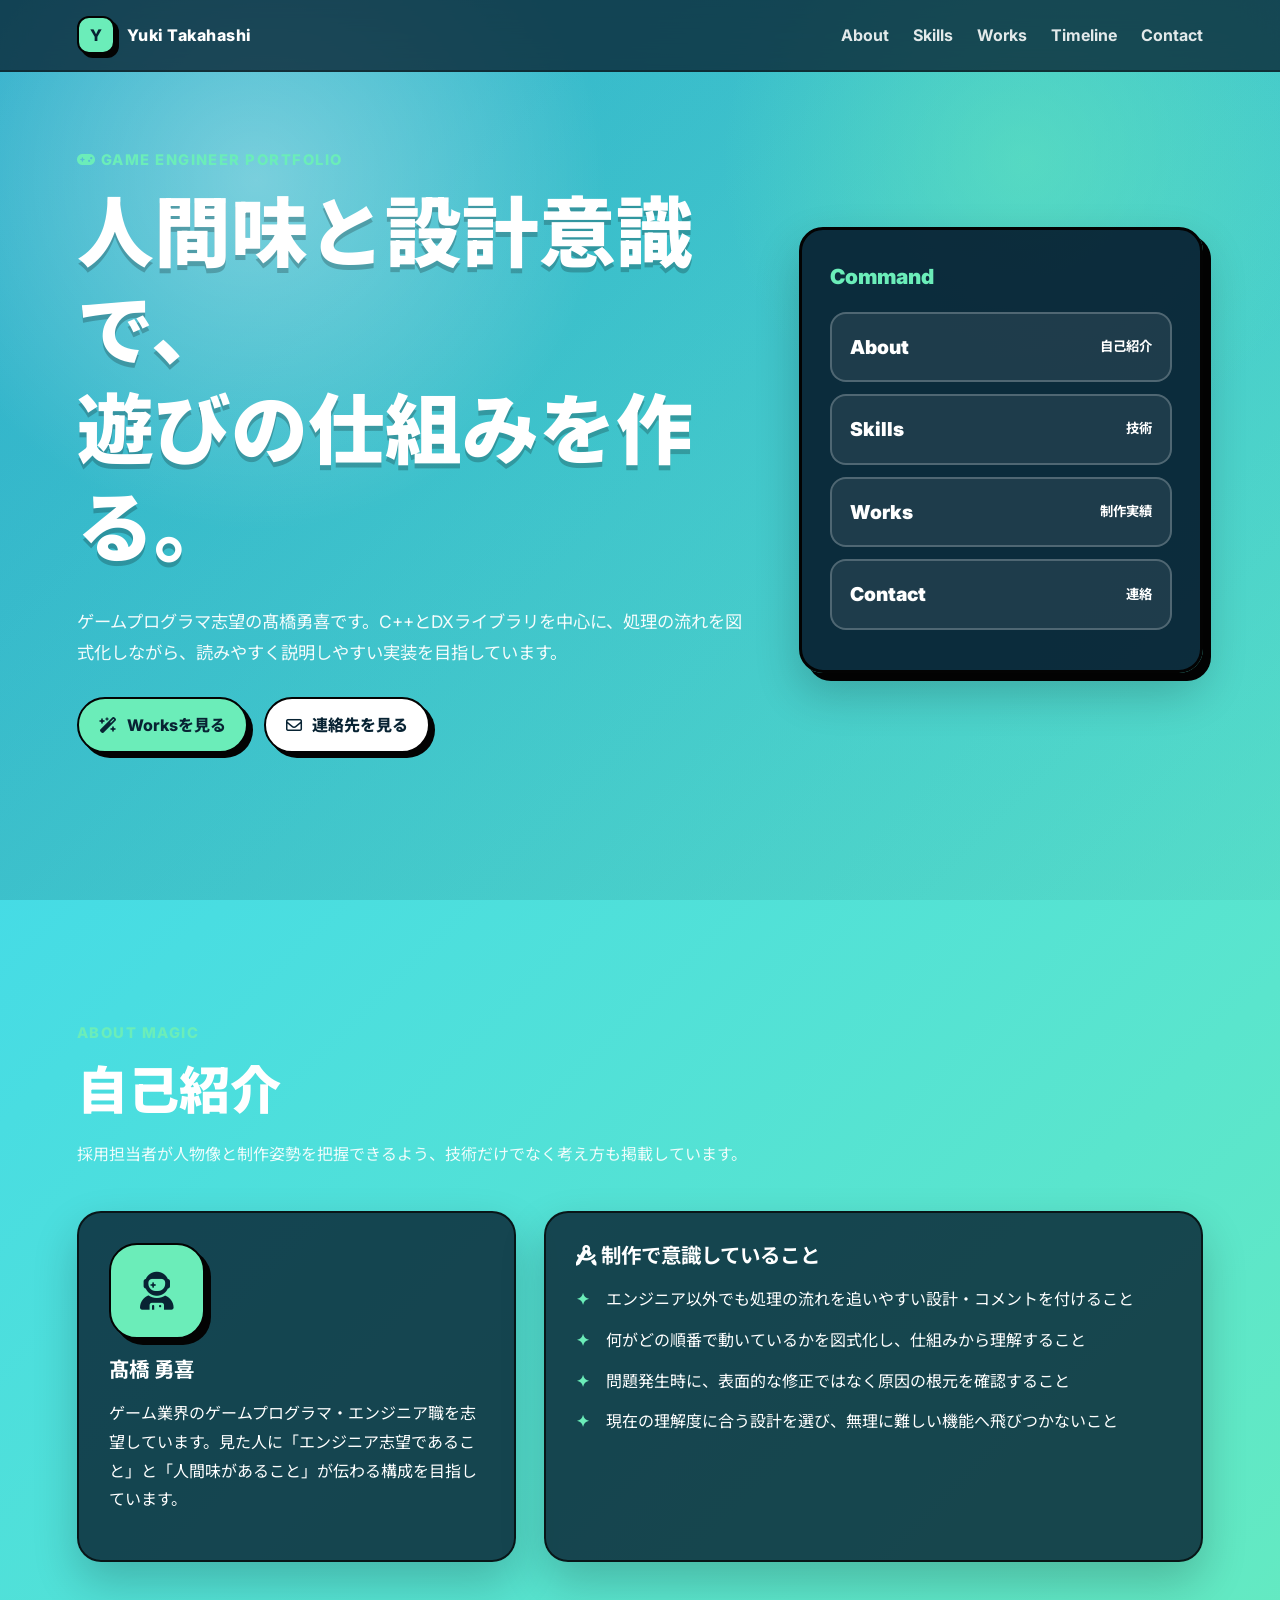
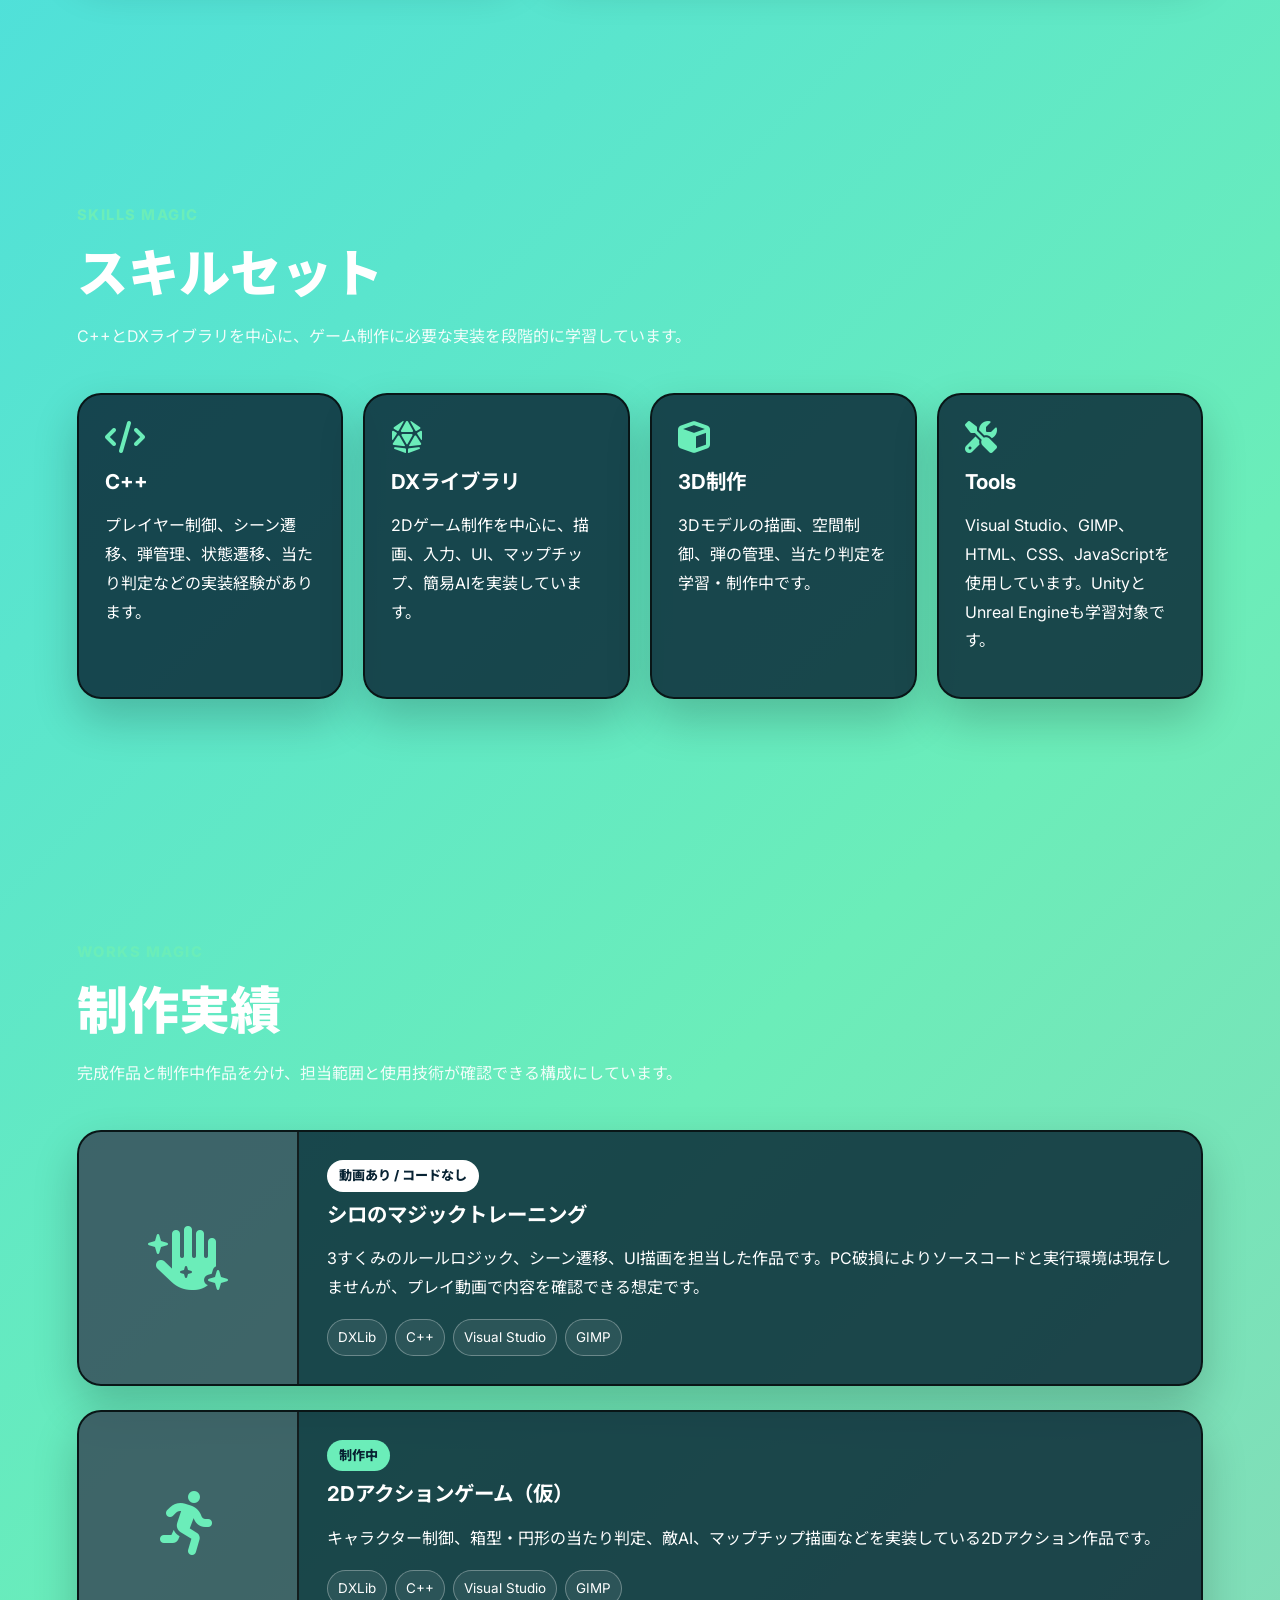
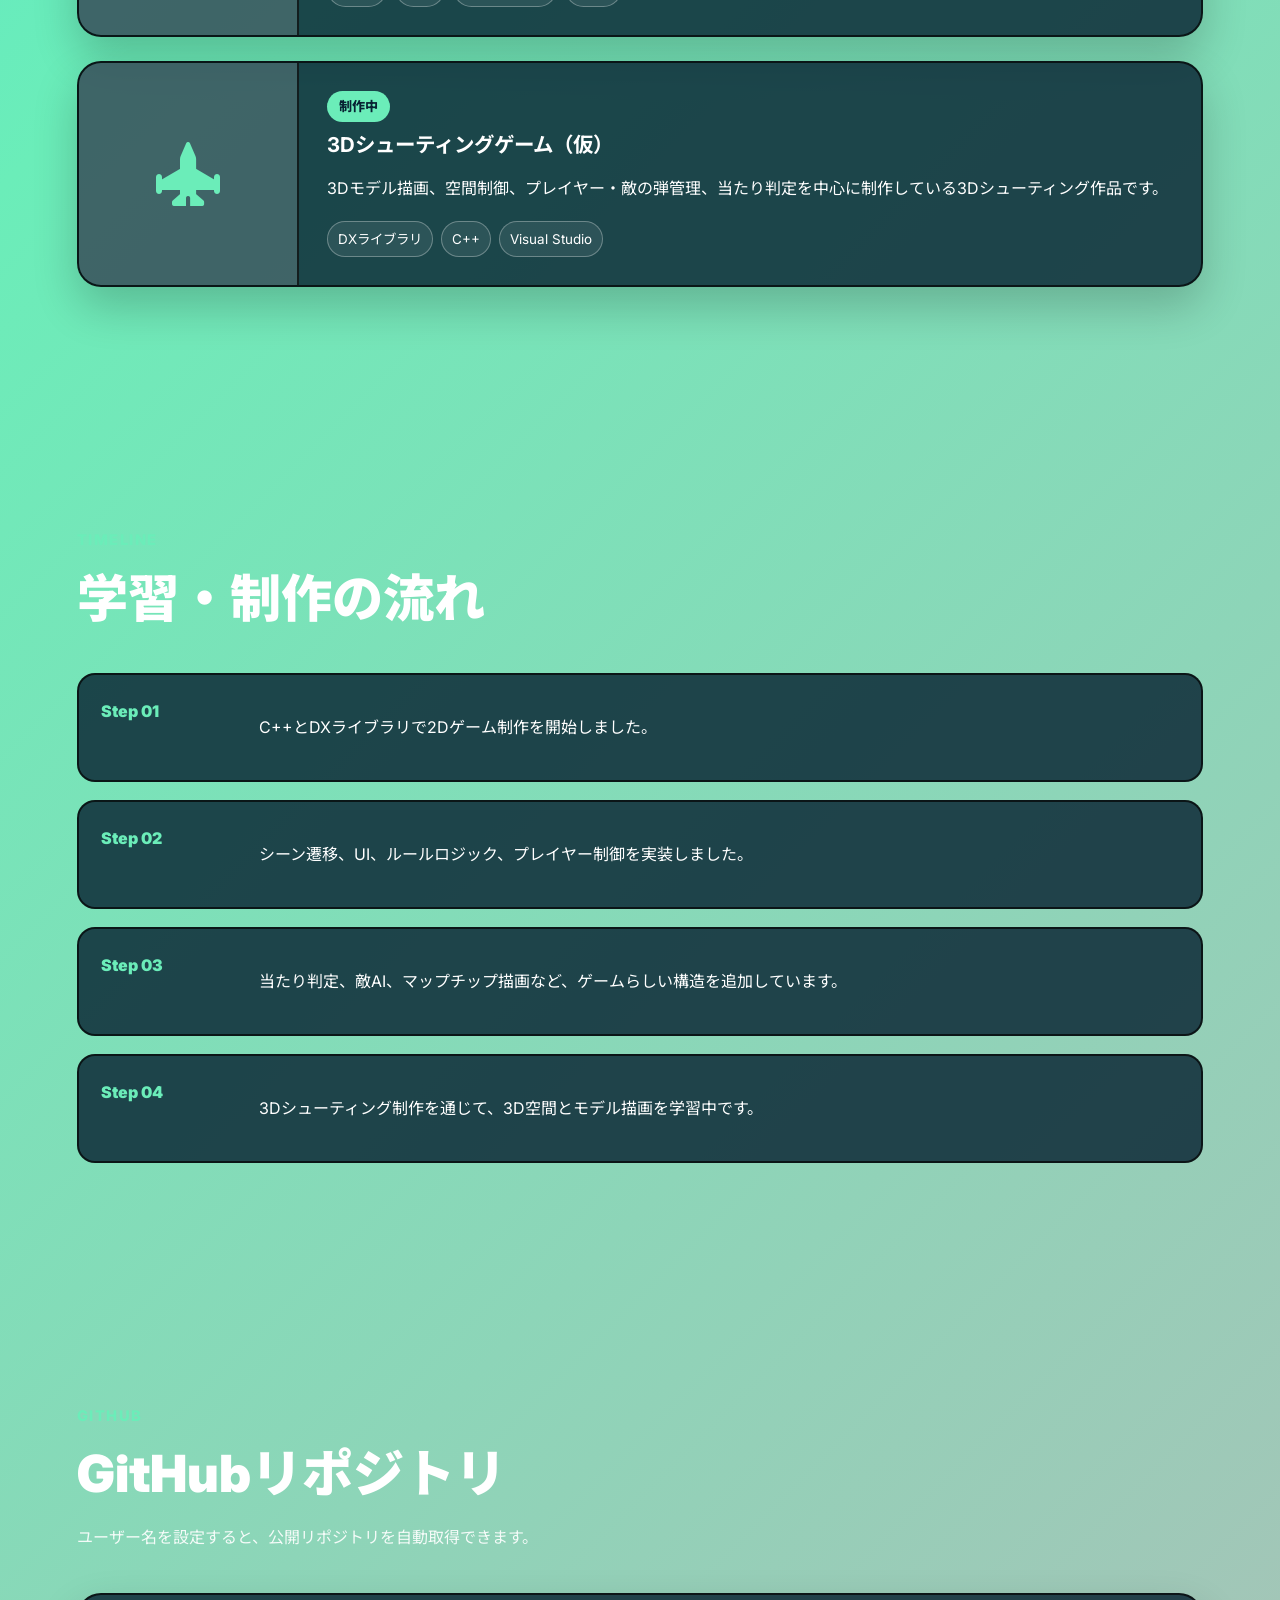
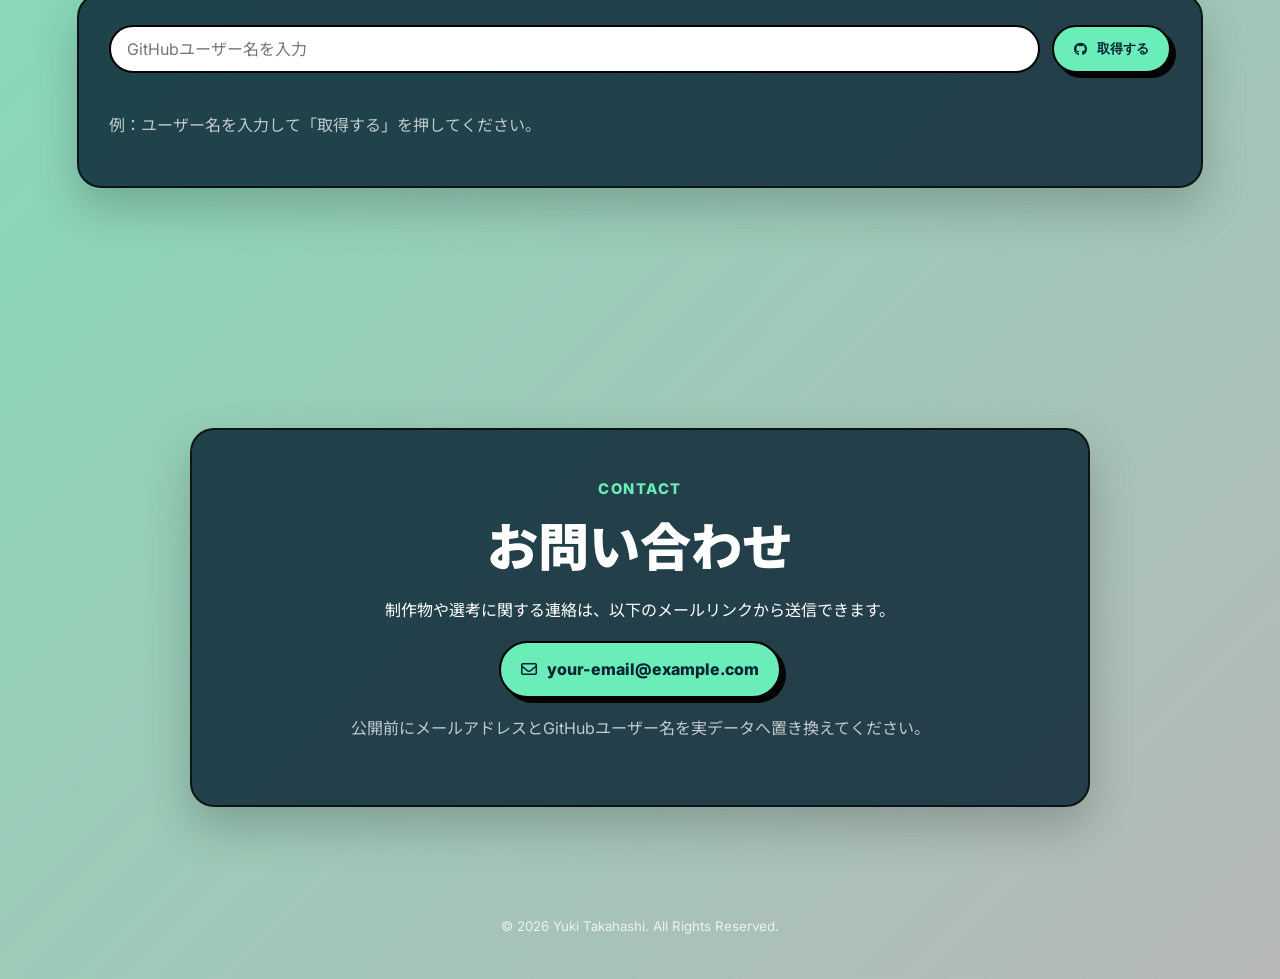
<file: AIMade_Takahashi_PortfolioSite/takahashi_portfolio_site/index.html>
<!DOCTYPE html>
<html lang="ja">
<head>
  <meta charset="UTF-8" />
  <meta name="viewport" content="width=device-width, initial-scale=1.0" />
  <title>髙橋 勇喜 | Game Engineer Portfolio</title>
  <meta name="description" content="ゲームプログラマ志望・髙橋勇喜のポートフォリオサイトです。C++、DXライブラリを中心とした制作実績、スキル、学習姿勢を掲載しています。" />
  <meta name="keywords" content="髙橋勇喜, ポートフォリオ, ゲームプログラマ, C++, DXライブラリ, Visual Studio, Unity, Unreal Engine" />
  <meta property="og:type" content="website" />
  <meta property="og:title" content="髙橋 勇喜 | Game Engineer Portfolio" />
  <meta property="og:description" content="人間味と設計意識を伝える、ゲームエンジニア志望の就活用ポートフォリオです。" />
  <meta property="og:url" content="https://takahashi_pf.jp/" />
  <meta property="og:image" content="https://takahashi_pf.jp/ogp.png" />
  <meta name="twitter:card" content="summary_large_image" />
  <link rel="preconnect" href="https://fonts.googleapis.com" />
  <link rel="preconnect" href="https://fonts.gstatic.com" crossorigin />
  <link href="https://fonts.googleapis.com/css2?family=Inter:wght@400;600;700;800&family=Noto+Sans+JP:wght@400;500;700;900&display=swap" rel="stylesheet" />
  <link rel="stylesheet" href="https://cdnjs.cloudflare.com/ajax/libs/font-awesome/6.5.2/css/all.min.css" />
  <link rel="stylesheet" href="style.css" />
</head>
<body>
  <header class="site-header" aria-label="固定ヘッダー">
    <a class="logo" href="#hero" aria-label="トップへ戻る">
      <span class="logo-mark">Y</span>
      <span class="logo-text">Yuki Takahashi</span>
    </a>
    <button class="nav-toggle" type="button" aria-label="メニューを開閉する" aria-expanded="false">
      <span></span><span></span><span></span>
    </button>
    <nav class="global-nav" aria-label="主要ナビゲーション">
      <a href="#about">About</a>
      <a href="#skills">Skills</a>
      <a href="#works">Works</a>
      <a href="#timeline">Timeline</a>
      <a href="#contact">Contact</a>
    </nav>
  </header>

  <main>
    <section id="hero" class="hero section">
      <div class="hero-bg" aria-hidden="true"></div>
      <div class="hero-content reveal">
        <p class="eyebrow"><i class="fa-solid fa-gamepad"></i> Game Engineer Portfolio</p>
        <h1>人間味と設計意識で、<br />遊びの仕組みを作る。</h1>
        <p class="hero-lead">ゲームプログラマ志望の髙橋勇喜です。C++とDXライブラリを中心に、処理の流れを図式化しながら、読みやすく説明しやすい実装を目指しています。</p>
        <div class="hero-actions">
          <a class="btn btn-primary" href="#works"><i class="fa-solid fa-wand-magic-sparkles"></i> Worksを見る</a>
          <a class="btn btn-secondary" href="#contact"><i class="fa-regular fa-envelope"></i> 連絡先を見る</a>
        </div>
      </div>

      <aside class="command-panel reveal" aria-label="RPG風コマンドメニュー">
        <div class="panel-title">Command</div>
        <a href="#about"><span>About</span><small>自己紹介</small></a>
        <a href="#skills"><span>Skills</span><small>技術</small></a>
        <a href="#works"><span>Works</span><small>制作実績</small></a>
        <a href="#contact"><span>Contact</span><small>連絡</small></a>
      </aside>
    </section>

    <section id="about" class="section about">
      <div class="section-heading reveal">
        <p class="eyebrow">About Magic</p>
        <h2>自己紹介</h2>
        <p>採用担当者が人物像と制作姿勢を把握できるよう、技術だけでなく考え方も掲載しています。</p>
      </div>
      <div class="about-grid">
        <article class="card profile-card reveal">
          <div class="avatar" aria-hidden="true"><i class="fa-solid fa-user-astronaut"></i></div>
          <h3>髙橋 勇喜</h3>
          <p>ゲーム業界のゲームプログラマ・エンジニア職を志望しています。見た人に「エンジニア志望であること」と「人間味があること」が伝わる構成を目指しています。</p>
        </article>
        <article class="card reveal">
          <h3><i class="fa-solid fa-compass-drafting"></i> 制作で意識していること</h3>
          <ul class="check-list">
            <li>エンジニア以外でも処理の流れを追いやすい設計・コメントを付けること</li>
            <li>何がどの順番で動いているかを図式化し、仕組みから理解すること</li>
            <li>問題発生時に、表面的な修正ではなく原因の根元を確認すること</li>
            <li>現在の理解度に合う設計を選び、無理に難しい機能へ飛びつかないこと</li>
          </ul>
        </article>
      </div>
    </section>

    <section id="skills" class="section skills">
      <div class="section-heading reveal">
        <p class="eyebrow">Skills Magic</p>
        <h2>スキルセット</h2>
        <p>C++とDXライブラリを中心に、ゲーム制作に必要な実装を段階的に学習しています。</p>
      </div>
      <div class="skill-grid">
        <article class="skill-card reveal">
          <i class="fa-solid fa-code"></i>
          <h3>C++</h3>
          <p>プレイヤー制御、シーン遷移、弾管理、状態遷移、当たり判定などの実装経験があります。</p>
        </article>
        <article class="skill-card reveal">
          <i class="fa-solid fa-dice-d20"></i>
          <h3>DXライブラリ</h3>
          <p>2Dゲーム制作を中心に、描画、入力、UI、マップチップ、簡易AIを実装しています。</p>
        </article>
        <article class="skill-card reveal">
          <i class="fa-solid fa-cube"></i>
          <h3>3D制作</h3>
          <p>3Dモデルの描画、空間制御、弾の管理、当たり判定を学習・制作中です。</p>
        </article>
        <article class="skill-card reveal">
          <i class="fa-solid fa-screwdriver-wrench"></i>
          <h3>Tools</h3>
          <p>Visual Studio、GIMP、HTML、CSS、JavaScriptを使用しています。UnityとUnreal Engineも学習対象です。</p>
        </article>
      </div>
    </section>

    <section id="works" class="section works">
      <div class="section-heading reveal">
        <p class="eyebrow">Works Magic</p>
        <h2>制作実績</h2>
        <p>完成作品と制作中作品を分け、担当範囲と使用技術が確認できる構成にしています。</p>
      </div>
      <div class="works-grid">
        <article class="work-card reveal">
          <div class="work-thumb"><i class="fa-solid fa-hand-sparkles"></i></div>
          <div class="work-body">
            <span class="status">動画あり / コードなし</span>
            <h3>シロのマジックトレーニング</h3>
            <p>3すくみのルールロジック、シーン遷移、UI描画を担当した作品です。PC破損によりソースコードと実行環境は現存しませんが、プレイ動画で内容を確認できる想定です。</p>
            <div class="tags"><span>DXLib</span><span>C++</span><span>Visual Studio</span><span>GIMP</span></div>
          </div>
        </article>
        <article class="work-card reveal">
          <div class="work-thumb"><i class="fa-solid fa-person-running"></i></div>
          <div class="work-body">
            <span class="status in-progress">制作中</span>
            <h3>2Dアクションゲーム（仮）</h3>
            <p>キャラクター制御、箱型・円形の当たり判定、敵AI、マップチップ描画などを実装している2Dアクション作品です。</p>
            <div class="tags"><span>DXLib</span><span>C++</span><span>Visual Studio</span><span>GIMP</span></div>
          </div>
        </article>
        <article class="work-card reveal">
          <div class="work-thumb"><i class="fa-solid fa-jet-fighter-up"></i></div>
          <div class="work-body">
            <span class="status in-progress">制作中</span>
            <h3>3Dシューティングゲーム（仮）</h3>
            <p>3Dモデル描画、空間制御、プレイヤー・敵の弾管理、当たり判定を中心に制作している3Dシューティング作品です。</p>
            <div class="tags"><span>DXライブラリ</span><span>C++</span><span>Visual Studio</span></div>
          </div>
        </article>
      </div>
    </section>

    <section id="timeline" class="section timeline-section">
      <div class="section-heading reveal">
        <p class="eyebrow">Timeline</p>
        <h2>学習・制作の流れ</h2>
      </div>
      <div class="timeline reveal">
        <div class="timeline-item"><span>Step 01</span><p>C++とDXライブラリで2Dゲーム制作を開始しました。</p></div>
        <div class="timeline-item"><span>Step 02</span><p>シーン遷移、UI、ルールロジック、プレイヤー制御を実装しました。</p></div>
        <div class="timeline-item"><span>Step 03</span><p>当たり判定、敵AI、マップチップ描画など、ゲームらしい構造を追加しています。</p></div>
        <div class="timeline-item"><span>Step 04</span><p>3Dシューティング制作を通じて、3D空間とモデル描画を学習中です。</p></div>
      </div>
    </section>

    <section id="github" class="section github-section">
      <div class="section-heading reveal">
        <p class="eyebrow">GitHub</p>
        <h2>GitHubリポジトリ</h2>
        <p>ユーザー名を設定すると、公開リポジトリを自動取得できます。</p>
      </div>
      <div class="github-box card reveal">
        <div class="github-controls">
          <input id="githubUser" type="text" value="" placeholder="GitHubユーザー名を入力" aria-label="GitHubユーザー名" />
          <button class="btn btn-primary" id="loadRepos" type="button"><i class="fa-brands fa-github"></i> 取得する</button>
        </div>
        <div id="repoList" class="repo-list" aria-live="polite">
          <p class="muted">例：ユーザー名を入力して「取得する」を押してください。</p>
        </div>
      </div>
    </section>

    <section id="contact" class="section contact">
      <div class="contact-card reveal">
        <p class="eyebrow">Contact</p>
        <h2>お問い合わせ</h2>
        <p>制作物や選考に関する連絡は、以下のメールリンクから送信できます。</p>
        <a class="btn btn-primary" href="mailto:your-email@example.com?subject=%E3%83%9D%E3%83%BC%E3%83%88%E3%83%95%E3%82%A9%E3%83%AA%E3%82%AA%E3%82%92%E6%8B%9D%E8%A6%8B%E3%81%97%E3%81%BE%E3%81%97%E3%81%9F"><i class="fa-regular fa-envelope"></i> your-email@example.com</a>
        <p class="note">公開前にメールアドレスとGitHubユーザー名を実データへ置き換えてください。</p>
      </div>
    </section>
  </main>

  <footer class="site-footer">
    <small>&copy; 2026 Yuki Takahashi. All Rights Reserved.</small>
  </footer>

  <script src="script.js"></script>
</body>
</html>
</file>
<file: AIMade_Takahashi_PortfolioSite/takahashi_portfolio_site/style.css>
:root {
  --main: #38D5F5;
  --sub: #6BEDB9;
  --text: #FFFFFF;
  --light-bg: #B6B8B7;
  --line: #030303;
  --dark: #082333;
  --panel: rgba(8, 35, 51, 0.82);
  --panel-strong: rgba(8, 35, 51, 0.94);
  --shadow: 0 20px 45px rgba(3, 3, 3, 0.20);
  --radius: 24px;
}
* { box-sizing: border-box; }
html { scroll-behavior: smooth; }
body {
  margin: 0;
  font-family: "Inter", "Noto Sans JP", sans-serif;
  color: var(--text);
  background: linear-gradient(135deg, #38D5F5 0%, #6BEDB9 48%, #B6B8B7 100%);
  line-height: 1.8;
}
a { color: inherit; text-decoration: none; }
img { max-width: 100%; }
.site-header {
  position: fixed;
  top: 0;
  left: 0;
  z-index: 1000;
  width: 100%;
  height: 72px;
  display: flex;
  align-items: center;
  justify-content: space-between;
  padding: 0 6vw;
  background: rgba(8, 35, 51, 0.78);
  backdrop-filter: blur(16px);
  border-bottom: 2px solid rgba(3, 3, 3, 0.35);
}
.logo { display: flex; align-items: center; gap: 12px; font-weight: 800; letter-spacing: 0.03em; }
.logo-mark {
  width: 38px;
  height: 38px;
  display: grid;
  place-items: center;
  color: var(--dark);
  background: var(--sub);
  border: 2px solid var(--line);
  border-radius: 12px;
  box-shadow: 4px 4px 0 var(--line);
}
.global-nav { display: flex; gap: 24px; font-weight: 700; }
.global-nav a { opacity: 0.88; transition: 0.2s ease; }
.global-nav a:hover { color: var(--sub); opacity: 1; transform: translateY(-2px); }
.nav-toggle { display: none; background: none; border: 0; width: 42px; height: 42px; }
.nav-toggle span { display: block; width: 28px; height: 3px; margin: 6px auto; background: var(--text); border-radius: 999px; }
.section { padding: 120px 6vw; }
.hero { min-height: 100vh; display: grid; grid-template-columns: 1.25fr 0.75fr; gap: 48px; align-items: center; position: relative; overflow: hidden; }
.hero-bg {
  position: absolute;
  inset: 0;
  background:
    radial-gradient(circle at 20% 20%, rgba(255,255,255,0.34), transparent 28%),
    radial-gradient(circle at 80% 18%, rgba(107,237,185,0.48), transparent 24%),
    linear-gradient(135deg, rgba(8,35,51,0.22), rgba(8,35,51,0.04));
  pointer-events: none;
}
.hero-content, .command-panel { position: relative; z-index: 1; }
.eyebrow { margin: 0 0 12px; font-size: 0.92rem; font-weight: 800; letter-spacing: 0.1em; text-transform: uppercase; color: var(--sub); }
h1, h2, h3 { margin: 0; line-height: 1.28; }
h1 { font-size: clamp(2.8rem, 6vw, 5.8rem); font-weight: 900; text-shadow: 0 5px 0 rgba(3,3,3,0.22); }
h2 { font-size: clamp(2rem, 4vw, 3.2rem); font-weight: 900; }
h3 { font-size: 1.28rem; }
.hero-lead { max-width: 720px; margin: 28px 0; font-size: 1.08rem; color: rgba(255,255,255,0.94); }
.hero-actions { display: flex; flex-wrap: wrap; gap: 16px; }
.btn {
  display: inline-flex;
  align-items: center;
  justify-content: center;
  gap: 10px;
  min-height: 48px;
  padding: 12px 20px;
  border: 2px solid var(--line);
  border-radius: 999px;
  font-weight: 800;
  transition: 0.2s ease;
  box-shadow: 5px 5px 0 var(--line);
}
.btn:hover { transform: translate(-2px, -2px); box-shadow: 8px 8px 0 var(--line); }
.btn-primary { background: var(--sub); color: var(--dark); }
.btn-secondary { background: #fff; color: var(--dark); }
.command-panel {
  padding: 28px;
  background: var(--panel-strong);
  border: 3px solid var(--line);
  border-radius: var(--radius);
  box-shadow: var(--shadow), 8px 8px 0 var(--line);
}
.panel-title { margin-bottom: 16px; color: var(--sub); font-weight: 900; font-size: 1.3rem; }
.command-panel a {
  display: flex;
  justify-content: space-between;
  align-items: center;
  margin: 12px 0;
  padding: 16px 18px;
  background: rgba(255,255,255,0.08);
  border: 2px solid rgba(255,255,255,0.22);
  border-radius: 16px;
  transition: 0.2s ease;
}
.command-panel a:hover { background: var(--sub); color: var(--dark); transform: translateX(6px); }
.command-panel span { font-size: 1.2rem; font-weight: 900; }
.command-panel small { font-weight: 700; }
.section-heading { max-width: 820px; margin-bottom: 42px; }
.section-heading p:not(.eyebrow) { color: rgba(255,255,255,0.90); }
.card, .skill-card, .work-card, .contact-card {
  background: var(--panel);
  border: 2px solid rgba(3,3,3,0.72);
  border-radius: var(--radius);
  box-shadow: var(--shadow);
}
.about-grid { display: grid; grid-template-columns: 0.8fr 1.2fr; gap: 28px; }
.card { padding: 30px; }
.avatar {
  width: 96px;
  height: 96px;
  display: grid;
  place-items: center;
  margin-bottom: 18px;
  color: var(--dark);
  background: var(--sub);
  border: 2px solid var(--line);
  border-radius: 28px;
  font-size: 2.4rem;
  box-shadow: 6px 6px 0 var(--line);
}
.check-list { padding-left: 0; list-style: none; }
.check-list li { position: relative; padding-left: 30px; margin: 12px 0; }
.check-list li::before { content: "✦"; position: absolute; left: 0; color: var(--sub); font-weight: 900; }
.skill-grid { display: grid; grid-template-columns: repeat(4, 1fr); gap: 20px; }
.skill-card { padding: 26px; transition: 0.2s ease; }
.skill-card:hover { transform: translateY(-6px); }
.skill-card i { color: var(--sub); font-size: 2rem; margin-bottom: 16px; }
.works-grid { display: grid; gap: 24px; }
.work-card { display: grid; grid-template-columns: 220px 1fr; overflow: hidden; }
.work-thumb { display: grid; place-items: center; min-height: 220px; background: rgba(255,255,255,0.16); font-size: 4rem; color: var(--sub); border-right: 2px solid rgba(3,3,3,0.72); }
.work-body { padding: 28px; }
.status { display: inline-block; margin-bottom: 10px; padding: 4px 12px; color: var(--dark); background: #fff; border-radius: 999px; font-size: 0.82rem; font-weight: 800; }
.status.in-progress { background: var(--sub); }
.tags { display: flex; flex-wrap: wrap; gap: 8px; margin-top: 18px; }
.tags span { padding: 5px 10px; border: 1px solid rgba(255,255,255,0.3); border-radius: 999px; background: rgba(255,255,255,0.08); font-size: 0.84rem; }
.timeline { display: grid; gap: 18px; }
.timeline-item { display: grid; grid-template-columns: 140px 1fr; gap: 18px; align-items: start; padding: 22px; background: var(--panel); border: 2px solid rgba(3,3,3,0.72); border-radius: 18px; }
.timeline-item span { color: var(--sub); font-weight: 900; }
.github-controls { display: flex; gap: 12px; flex-wrap: wrap; }
.github-controls input { flex: 1 1 240px; min-height: 48px; padding: 0 16px; border: 2px solid var(--line); border-radius: 999px; font: inherit; }
.repo-list { display: grid; gap: 12px; margin-top: 22px; }
.repo-item { padding: 16px; background: rgba(255,255,255,0.08); border-radius: 14px; border: 1px solid rgba(255,255,255,0.22); }
.repo-item a { font-weight: 900; color: var(--sub); }
.muted, .note { color: rgba(255,255,255,0.72); }
.contact { padding-bottom: 80px; }
.contact-card { max-width: 900px; margin: 0 auto; padding: 46px; text-align: center; }
.site-footer { padding: 24px 6vw 40px; text-align: center; color: rgba(255,255,255,0.78); }
.reveal { opacity: 0; transform: translateY(26px); transition: opacity 0.65s ease, transform 0.65s ease; }
.reveal.is-visible { opacity: 1; transform: translateY(0); }
@media (max-width: 960px) {
  .hero, .about-grid, .work-card { grid-template-columns: 1fr; }
  .skill-grid { grid-template-columns: repeat(2, 1fr); }
  .work-thumb { border-right: 0; border-bottom: 2px solid rgba(3,3,3,0.72); }
}
@media (max-width: 720px) {
  .site-header { height: 66px; padding: 0 20px; }
  .logo-text { display: none; }
  .nav-toggle { display: block; }
  .global-nav {
    position: fixed;
    top: 66px;
    left: 0;
    width: 100%;
    display: none;
    flex-direction: column;
    gap: 0;
    background: var(--panel-strong);
    border-bottom: 2px solid var(--line);
  }
  .global-nav.is-open { display: flex; }
  .global-nav a { padding: 16px 24px; border-top: 1px solid rgba(255,255,255,0.14); }
  .section { padding: 96px 20px; }
  .hero { gap: 24px; }
  .skill-grid { grid-template-columns: 1fr; }
  .timeline-item { grid-template-columns: 1fr; }
  .contact-card { padding: 30px 20px; }
}
@media (prefers-reduced-motion: reduce) {
  html { scroll-behavior: auto; }
  *, *::before, *::after { transition: none !important; }
  .reveal { opacity: 1; transform: none; }
}
</file>
